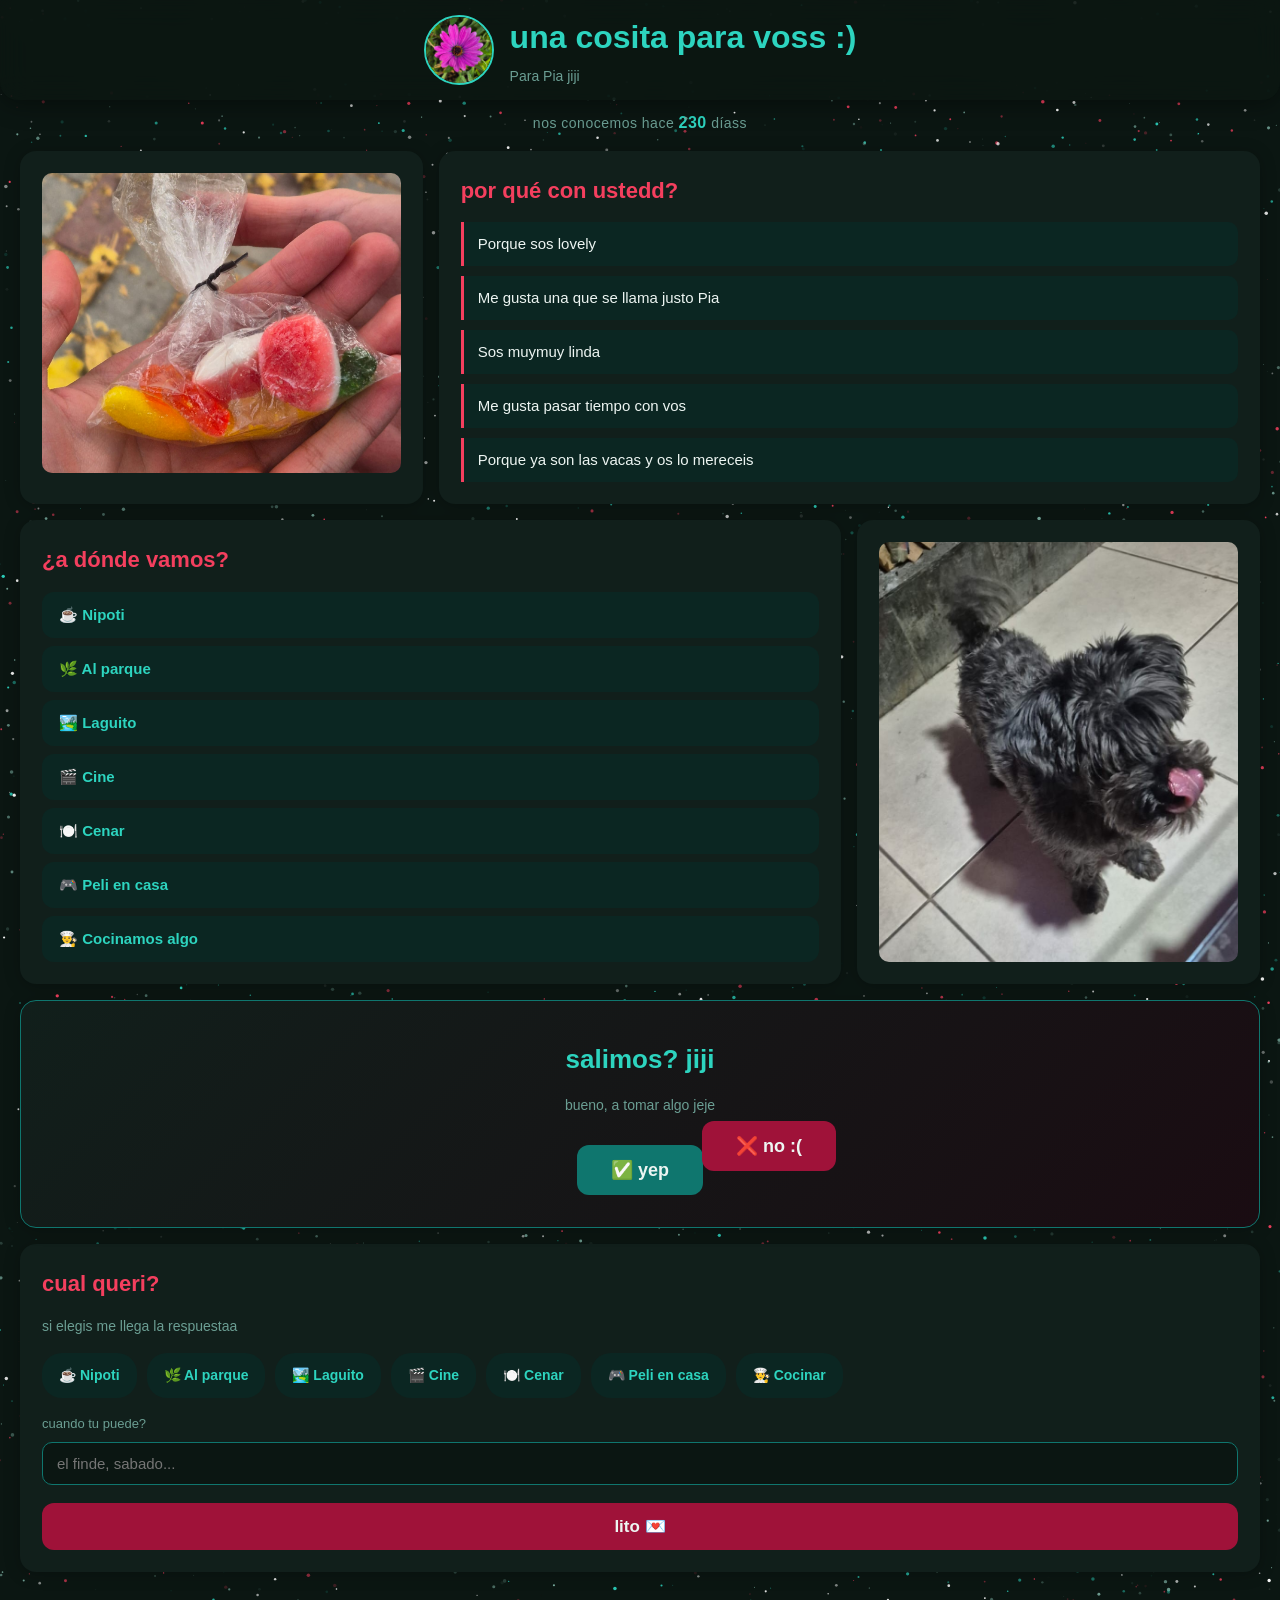
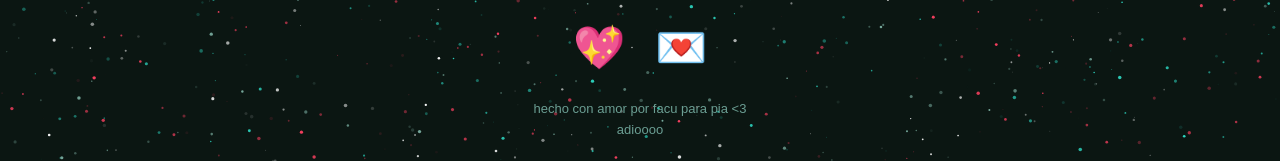
<file: index.html>
<!DOCTYPE html>
<html lang="es">
<head>
  <meta charset="utf-8">
  <meta name="viewport" content="width=device-width, initial-scale=1.0">
  <title>Para una linda</title>
  <link rel="stylesheet" href="style.css">
</head>
<body>

  <canvas id="stars-canvas"></canvas>

  <div id="banner">
    <div class="banner-perfil">
      <img src="foto_yo.jpeg" id="fotoyo" alt="Foto de perfil">
      <div>
        <h1>una cosita para voss :)</h1>
        <p>Para Pia jiji</p>
      </div>
    </div>
  </div>

  <div id="contador">
    nos conocemos hace <span id="dias-contador">...</span> díass
  </div>

  <div id="contenido">

    <div class="cajas">
      <img src="luna.jpeg" class="foto-caja foto-grande" alt="Fotografía de la luna tomada por Facundo">
    </div>

    <div class="cajas media">
      <h2>por qué con ustedd?</h2>
      <ul class="frases-lista">
        <li>Porque sos lovely</li>
        <li>Me gusta una que se llama justo Pia</li>
        <li>Sos muymuy linda</li>
        <li>Me gusta pasar tiempo con vos</li>
        <li>Porque ya son las vacas y os lo mereceis</li>
      </ul>
    </div>

    <div class="cajas media">
      <h2>¿a dónde vamos?</h2>
      <div class="etiquetas">
        <a class="etiqueta" href="https://maps.app.goo.gl/S3J49CfTsaXDtMXm7" target="_blank">☕ Nipoti</a>
        <a class="etiqueta" href="https://maps.app.goo.gl/zcuScy9pAKQs1Qn79" target="_blank">🌿 Al parque</a>
        <a class="etiqueta" href="https://maps.app.goo.gl/f2UYCHZH5TrQFdBo7" target="_blank">🏞️ Laguito</a>
        <a class="etiqueta" href="https://maps.app.goo.gl/FrqxcBMbyZqVu3yT8" target="_blank">🎬 Cine</a>
        <a class="etiqueta" href="https://maps.app.goo.gl/B5CruoUdHxFvpHZW9" target="_blank">🍽️ Cenar</a>
        <span class="etiqueta">🎮 Peli en casa</span>
        <span class="etiqueta">👨‍🍳 Cocinamos algo</span>
      </div>
    </div>

    <div class="cajas">
      <img src="lentes.jpeg" class="foto-caja foto-grande foto-llena" alt="Foto de Facu">
    </div>

    <div class="cajas ancha" id="salimos">
      <h2>salimos? jiji</h2>
      <p class="subtitulo">bueno, a tomar algo jeje </p>

      <div class="btns-salimos" id="contenedor-btns">
        <button id="btn-si" onclick="dijoBienSi()">✅ yep</button>
        <button id="btn-no">❌ no :(</button>
      </div>

      <div id="msg-si">
        <p>vamooooo, aunque mucho para elegir no habia jiji</p>
        <p class="msg-secreto">a que la dalma está durmiendo 😴 jeje</p>
      </div>
    </div>

    <div class="cajas ancha" id="formulario">
      <h2>cual queri?</h2>
      <p class="subtitulo">si elegis me llega la respuestaa</p>

      <form action="https://formsubmit.co/facundoher2009@gmail.com" method="POST">
        <input type="hidden" name="_subject"  value="respondiooo 🎉">
        <input type="hidden" name="_captcha"  value="false">
        <input type="hidden" name="_template" value="table">
        <input type="hidden" name="_next"     value="https://facuher23.github.io/ParaPia/gracias.html">

        <div class="opciones-plan">
          <input type="radio" name="plan" value="Nipoti" id="p1">
          <label for="p1">☕ Nipoti</label>

          <input type="radio" name="plan" value="Parque San Martín" id="p2">
          <label for="p2">🌿 Al parque</label>

          <input type="radio" name="plan" value="Lago del Torreón" id="p3">
          <label for="p3">🏞️ Laguito</label>

          <input type="radio" name="plan" value="Cine" id="p5">
          <label for="p5">🎬 Cine</label>

          <input type="radio" name="plan" value="Cenar" id="p6">
          <label for="p6">🍽️ Cenar</label>

          <input type="radio" name="plan" value="Peli en casa" id="p7">
          <label for="p7">🎮 Peli en casa</label>

          <input type="radio" name="plan" value="Cocinar" id="p8">
          <label for="p8">👨‍🍳 Cocinar</label>
        </div>

        <label class="campo-label" for="cuando">cuando tu puede?</label>
        <input type="text" id="cuando" name="cuando" class="campo" placeholder="el finde, sabado...">

        <button type="submit" class="btn-enviar">lito 💌</button>
      </form>
    </div>

  </div>

  <div class="redes-sociales">
    <span class="emoji" onclick="window.location.href='fotos.html'" title="mi fotógrafa favorita">💖</span>
    <span class="emoji" onclick="window.location.href='cancion.html'" title="una canción">💌</span>
  </div>

  <div id="footer">
    <p>hecho con amor por facu para pia <3</p>
    <p>adioooo</p>
  </div>

  <script src="script.js"></script>
</body>
</html>
</file>
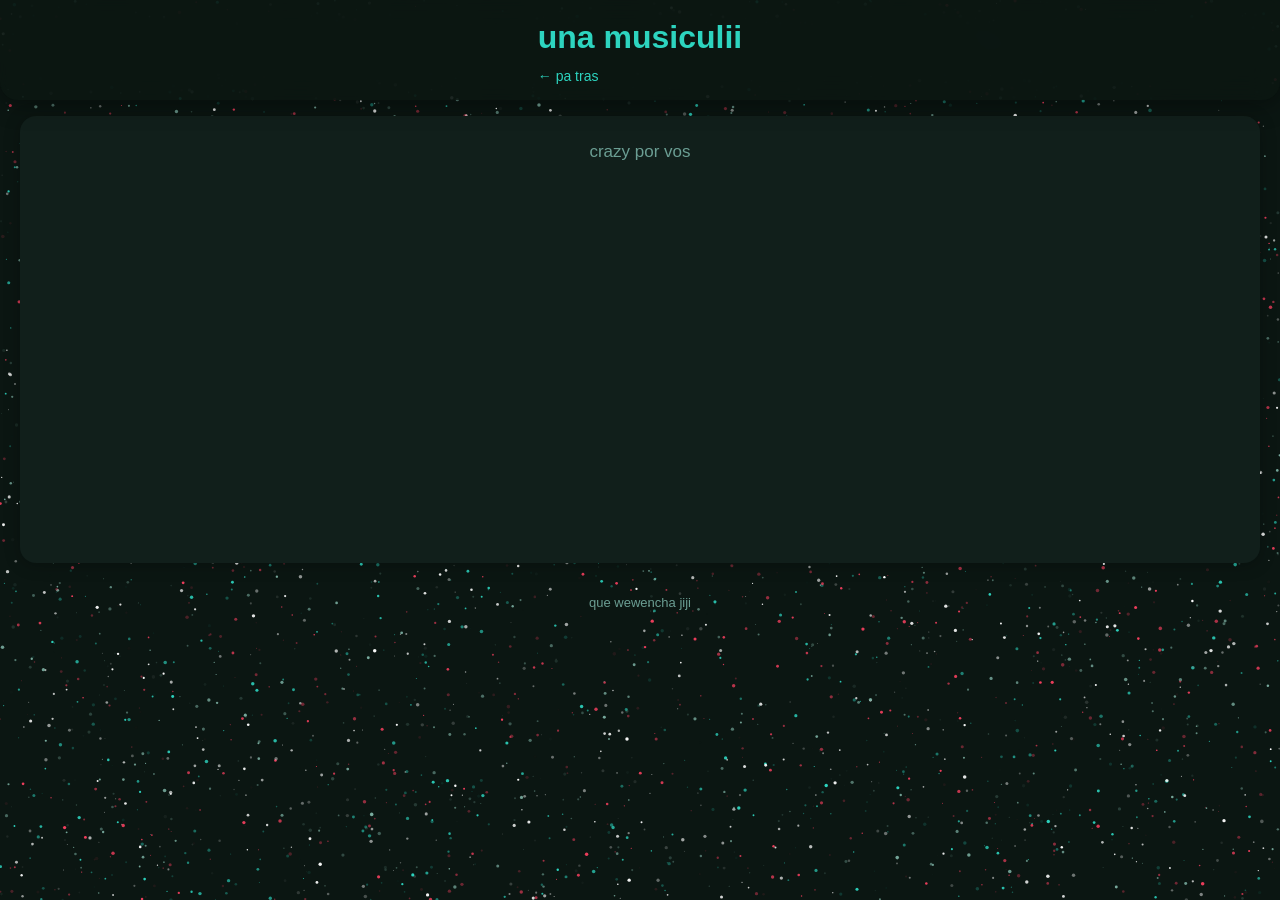
<file: cancion.html>
<!DOCTYPE html>
<html lang="es">
<head>
  <meta charset="utf-8">
  <meta name="viewport" content="width=device-width, initial-scale=1.0">
  <title>musiculi</title>
  <link rel="stylesheet" href="style.css">
</head>
<body>

  <canvas id="stars-canvas"></canvas>

  <div id="banner">
    <div class="banner-perfil">
      <div>
        <h1>una musiculii</h1>
        <p><a href="index.html">← pa tras</a></p>
      </div>
    </div>
  </div>

  <div id="contenido" style="grid-template-columns: 1fr;">
    <div class="cajas ancha" style="text-align:center;">
      <p style="margin-bottom:16px; color: var(--texto-suave);">crazy por vos</p>
      <!-- Pegá acá el src que te da Spotify (Compartir → Insertar canción) -->
      <iframe
        data-testid="embed-iframe"
        style="border-radius:12px"
        src="https://open.spotify.com/embed/track/3ydweVPwq9PCEVJ8WwqT6u?utm_source=generator&si=81d542b02941417b"
        width="100%"
        height="352"
        frameBorder="0"
        allowfullscreen=""
        allow="autoplay; clipboard-write; encrypted-media; fullscreen; picture-in-picture"
        loading="lazy">
      </iframe>
    </div>
  </div>

  <div id="footer">
    <p>que wewencha jiji</p>
  </div>

  <script src="script.js"></script>
</body>
</html>
</file>
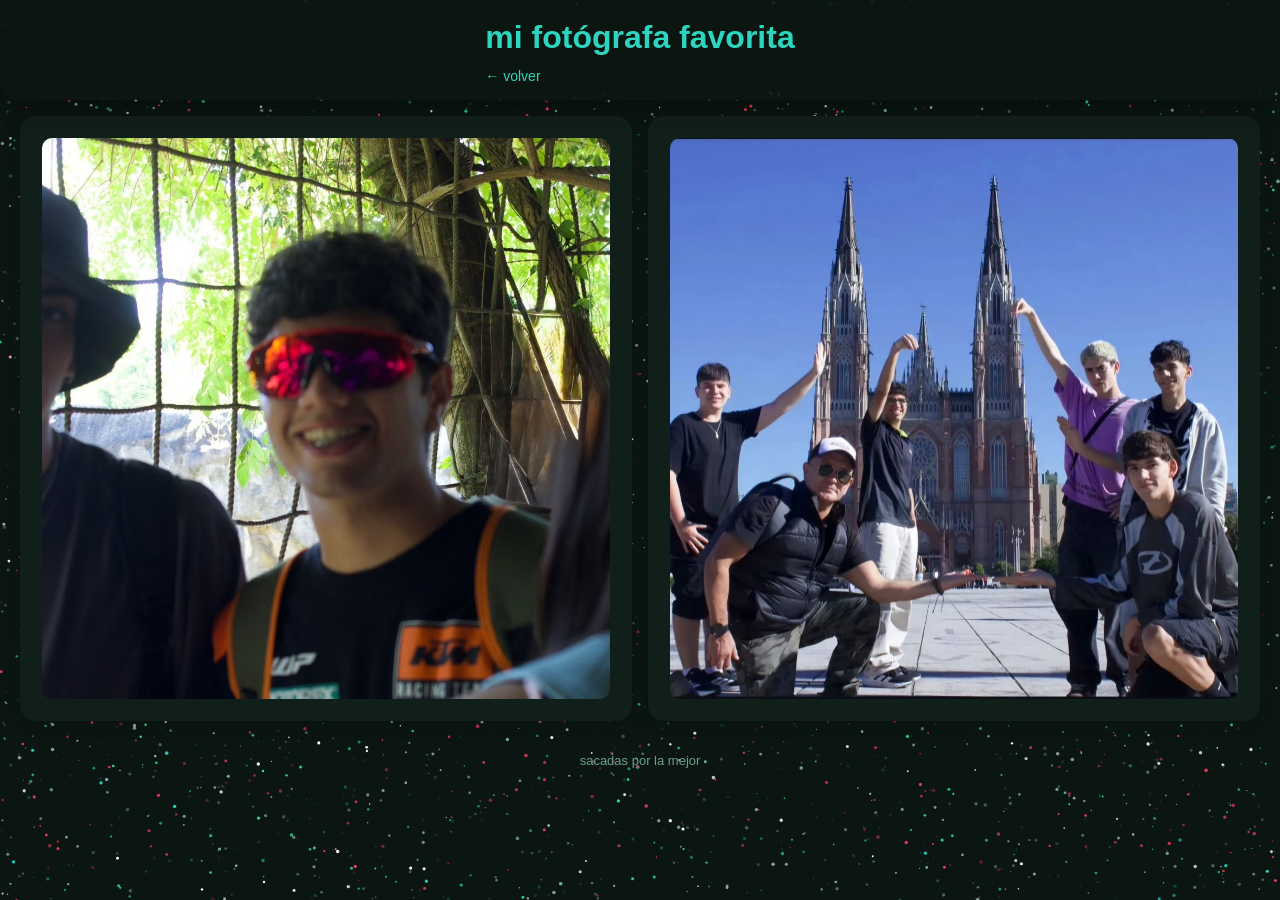
<file: fotos.html>
<!DOCTYPE html>
<html lang="es">
<head>
  <meta charset="utf-8">
  <meta name="viewport" content="width=device-width, initial-scale=1.0">
  <title>Mi fotógrafa favorita</title>
  <link rel="stylesheet" href="style.css">
</head>
<body>

  <canvas id="stars-canvas"></canvas>

  <div id="banner">
    <div class="banner-perfil">
      <div>
        <h1>mi fotógrafa favorita</h1>
        <p><a href="index.html">← volver</a></p>
      </div>
    </div>
  </div>

  <div id="contenido" style="grid-template-columns: repeat(2, 1fr);">
    <div class="cajas">
      <img src="pia1.jpeg" class="foto-caja foto-grande foto-llena" alt="Pia 1">
    </div>
    <div class="cajas">
      <img src="pia2.jpeg" class="foto-caja foto-grande foto-llena" alt="Pia 2">
    </div>
  </div>

  <div id="footer">
    <p>sacadas por la mejor</p>
  </div>

  <script src="script.js"></script>
</body>
</html>
</file>
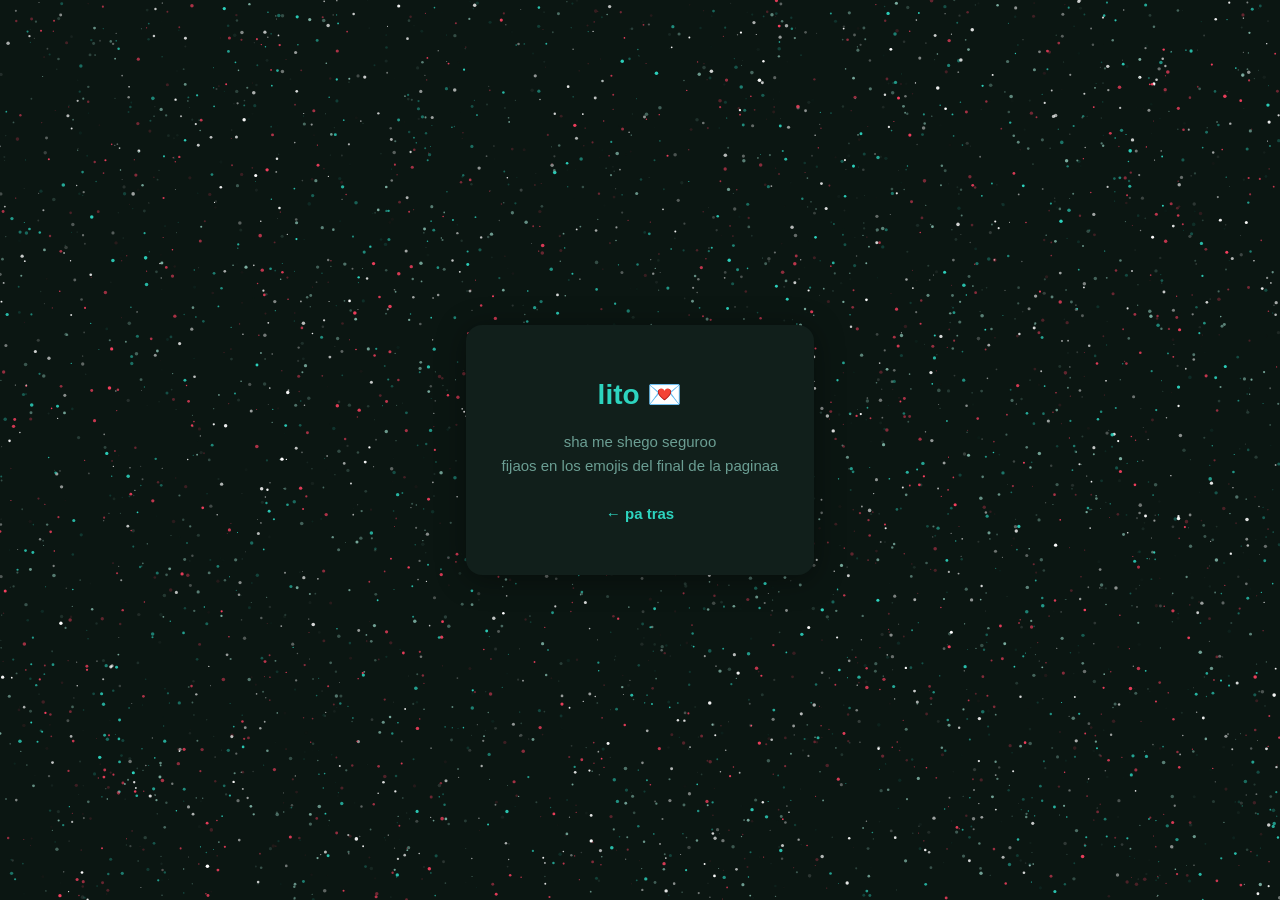
<file: gracias.html>
<!DOCTYPE html>
<html lang="es">
<head>
  <meta charset="utf-8">
  <meta name="viewport" content="width=device-width, initial-scale=1.0">
  <title>lito</title>
  <link rel="stylesheet" href="style.css">
  <style>
    body {
      display: flex;
      align-items: center;
      justify-content: center;
      min-height: 100vh;
      text-align: center;
    }
    .gracias-box {
      background: var(--caja);
      border-radius: var(--radio);
      padding: 48px 36px;
      max-width: 400px;
      box-shadow: 0 4px 30px rgba(0,0,0,.4);
    }
    .gracias-box h1 { font-size: 28px; margin-bottom: 12px; }
    .gracias-box p  { color: var(--texto-suave); font-size: 15px; }
    .volver {
      display: inline-block;
      margin-top: 24px;
      color: var(--verde);
      font-weight: bold;
      font-size: 15px;
    }
  </style>
</head>
<body>
  <canvas id="stars-canvas"></canvas>
  <div class="gracias-box" style="position:relative;z-index:1">
    <h1>lito 💌</h1>
    <p>sha me shego seguroo</p>
    <p>fijaos en los emojis del final de la paginaa</p>
    <a class="volver" href="index.html">← pa tras</a>
  </div>
  <script src="script.js"></script>
</body>
</html>
</file>
<file: style.css>
/* ─── TOKENS ─── */
:root {
  --fondo:         #0b1612;
  --caja:          #111f1b;
  --caja-hover:    #172a25;
  --texto:         #edf5f2;
  --texto-suave:   #6b9e93;
  --verde:         #2dd4bf;
  --verde-oscuro:  #0f766e;
  --rojo:          #f43f5e;
  --rojo-oscuro:   #9f1239;
  --etiq-fondo:    #0b2622;
  --radio:         16px;
}

/* ─── RESET ─── */
*, *::before, *::after { box-sizing: border-box; margin: 0; padding: 0; }

body {
  background: var(--fondo);
  color: var(--texto);
  font-family: 'Century Gothic', 'Trebuchet MS', sans-serif;
  font-size: 17px;
  line-height: 1.6;
  min-height: 100vh;
}

h1 { color: var(--verde);  font-size: 32px; }
h2 { color: var(--rojo);   font-size: 22px; margin-bottom: 14px; }
a  { color: var(--verde);  text-decoration: none; transition: color .2s; }
a:hover { color: var(--rojo); }

#stars-canvas {
  position: fixed;
  inset: 0;
  z-index: 0;
  pointer-events: none;
}

#banner, #contenido, .redes-sociales, #footer {
  position: relative;
  z-index: 1;
}

#banner {
  position: sticky;
  top: 0;
  z-index: 10;
  background: rgba(11, 22, 18, 0.82);
  backdrop-filter: blur(14px);
  -webkit-backdrop-filter: blur(14px);
  padding: 12px 20px;
  border-radius: 0 0 18px 18px;
  box-shadow: 0 4px 24px rgba(0,0,0,.4);
}

.banner-perfil {
  display: flex;
  align-items: center;
  justify-content: center;
  gap: 16px;
  flex-wrap: wrap;
}

#fotoyo {
  width: 70px;
  height: 70px;
  object-fit: cover;
  border-radius: 50%;
  border: 2px solid var(--verde);
}

.banner-perfil p { color: var(--texto-suave); font-size: 14px; margin-top: 2px; }

#contador {
  text-align: center;
  padding: 10px 20px 0;
  color: var(--texto-suave);
  font-size: 14px;
  letter-spacing: .5px;
}
#contador span { color: var(--verde); font-weight: bold; font-size: 16px; }

#contenido {
  display: grid;
  grid-template-columns: repeat(3, 1fr);
  gap: 16px;
  margin: 16px 20px 20px;
}

.ancha { grid-column: span 3; }
.media { grid-column: span 2; }

.cajas {
  background: var(--caja);
  padding: 22px;
  border-radius: var(--radio);
  box-shadow: 0 2px 16px rgba(0,0,0,.25);
  overflow: auto;
  transition: transform .2s, background .2s;
}
.cajas:hover { transform: translateY(-3px); background: var(--caja-hover); }

/* caja que solo tiene una foto grande: que la llene entera, sin espacio sobrante */
.cajas:has(.foto-llena) {
  display: flex;
}

.foto-caja {
  width: 28%;
  height: auto;
  object-fit: cover;
  border-radius: 10px;
  float: right;
  margin: 0 0 12px 16px;
}
.foto-grande {
  width: 100%;
  height: 300px;
  object-fit: cover;
  float: none;
  margin: 0;
  border-radius: 10px;
}

.foto-llena {
  height: 100% !important;
}

.frases-lista {
  list-style: none;
  margin-top: 8px;
  display: flex;
  flex-direction: column;
  gap: 10px;
}
.frases-lista li {
  background: var(--etiq-fondo);
  border-left: 3px solid var(--rojo);
  padding: 10px 14px;
  border-radius: 0 10px 10px 0;
  color: var(--texto);
  font-size: 15px;
}

/* ─── ETIQUETAS / MAPS (estilo "destacado" pero fino, son 5 links + 2 spans) ─── */
.etiquetas {
  display: flex;
  flex-direction: column;
  gap: 8px;
  margin-top: 8px;
}
.etiqueta {
  display: flex;
  align-items: center;
  background: var(--etiq-fondo);
  color: var(--verde);
  padding: 10px 16px;
  border-radius: 12px;
  font-size: 15px;
  font-weight: bold;
  border: 1px solid transparent;
  transition: transform .2s, border-color .2s, color .2s, background .2s;
}
.etiqueta:hover {
  transform: translateX(5px);
  border-color: var(--verde);
  color: var(--texto);
  background: var(--verde-oscuro);
}

#salimos {
  text-align: center;
  padding: 38px 22px 32px;
  background: linear-gradient(135deg, #111f1b 0%, #1a0c12 100%);
  border: 1px solid var(--verde-oscuro);
  position: relative;
  overflow: hidden;
  min-height: 220px;
}
#salimos h2 { color: var(--verde); font-size: 26px; }
#salimos .subtitulo { color: var(--texto-suave); font-size: 14px; margin-bottom: 28px; }

.btns-salimos {
  display: flex;
  justify-content: center;
  align-items: center;
  gap: 24px;
  flex-wrap: wrap;
}

#btn-si {
  background: var(--verde-oscuro);
  color: var(--texto);
  border: none;
  padding: 14px 34px;
  border-radius: 12px;
  font-size: 18px;
  font-weight: bold;
  cursor: pointer;
  font-family: inherit;
  transition: background .2s, transform .15s;
  position: relative;
  z-index: 2;
}
#btn-si:hover { background: var(--verde); color: #0b1612; transform: scale(1.06); }

#btn-no {
  background: var(--rojo-oscuro);
  color: var(--texto);
  border: none;
  padding: 14px 34px;
  border-radius: 12px;
  font-size: 18px;
  font-weight: bold;
  cursor: pointer;
  font-family: inherit;
  position: absolute;
  transition: background .2s;
  white-space: nowrap;
  z-index: 2;
}
#btn-no:hover { background: var(--rojo); }

#msg-si {
  display: none;
  flex-direction: column;
  gap: 10px;
  align-items: center;
}
#msg-si p:first-child {
  color: var(--verde);
  font-size: 24px;
  font-weight: bold;
  animation: fadeUp .5s ease;
}
#msg-si .msg-secreto {
  color: var(--texto-suave);
  font-size: 14px;
  animation: fadeUp .8s ease;
  font-style: italic;
}

@keyframes fadeUp {
  from { opacity: 0; transform: translateY(8px); }
  to   { opacity: 1; transform: translateY(0); }
}

#formulario h2 { color: var(--rojo); }
#formulario .subtitulo { color: var(--texto-suave); font-size: 14px; margin-bottom: 16px; }

.opciones-plan {
  display: flex;
  flex-wrap: wrap;
  gap: 10px;
  margin-bottom: 16px;
}

.opciones-plan input[type="radio"] { display: none; }
.opciones-plan label {
  background: var(--etiq-fondo);
  color: var(--verde);
  padding: 10px 16px;
  border-radius: 20px;
  font-size: 14px;
  font-weight: bold;
  cursor: pointer;
  border: 1px solid transparent;
  transition: all .2s;
}
.opciones-plan input[type="radio"]:checked + label {
  background: var(--verde-oscuro);
  border-color: var(--verde);
  color: var(--texto);
}

.campo {
  width: 100%;
  background: #0b1612;
  border: 1px solid var(--verde-oscuro);
  border-radius: 10px;
  color: var(--texto);
  padding: 12px 14px;
  font-size: 15px;
  font-family: inherit;
  outline: none;
  transition: border-color .2s;
  margin-top: 4px;
}
.campo:focus { border-color: var(--verde); }

.campo-label {
  display: block;
  color: var(--texto-suave);
  font-size: 13px;
  margin-top: 14px;
  margin-bottom: 4px;
}

.btn-enviar {
  display: block;
  width: 100%;
  margin-top: 18px;
  padding: 13px;
  background: var(--rojo-oscuro);
  color: var(--texto);
  border: none;
  border-radius: 12px;
  font-size: 17px;
  font-weight: bold;
  cursor: pointer;
  font-family: inherit;
  transition: background .2s, transform .1s;
}
.btn-enviar:hover { background: var(--rojo); transform: scale(1.01); }

.redes-sociales {
  display: flex;
  justify-content: center;
  gap: 30px;
  padding: 22px 20px 8px;
}
.emoji {
  font-size: 42px;
  display: inline-block;
  cursor: pointer;
  transition: transform .2s ease;
}
.emoji:hover { transform: translateY(-5px) scale(1.15); }

#footer {
  text-align: center;
  padding: 10px 20px 20px;
  color: var(--texto-suave);
  font-size: 13px;
}

@media (max-width: 640px) {
  #contenido { grid-template-columns: 1fr; }
  .ancha, .media { grid-column: span 1; }
  #salimos { min-height: 260px; }
  #btn-no { position: relative; left: auto !important; top: auto !important; }
}
</file>
